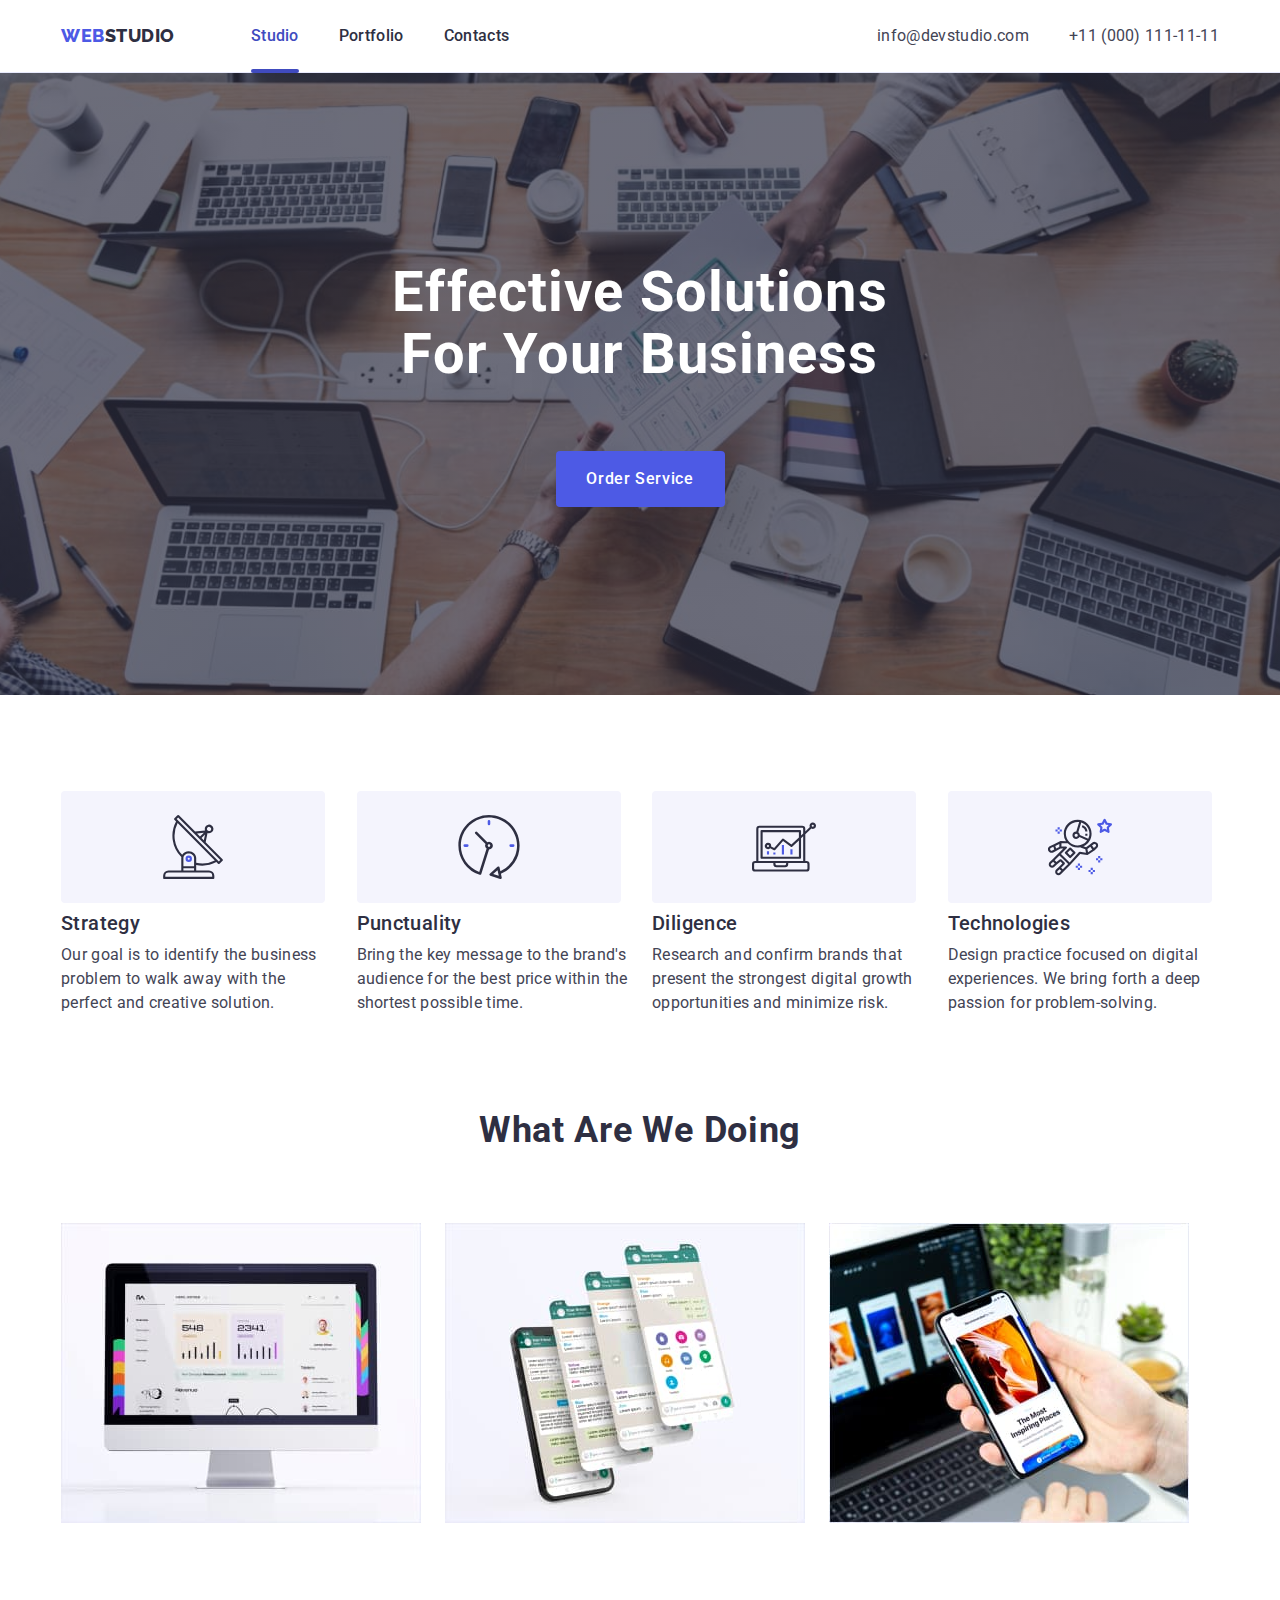
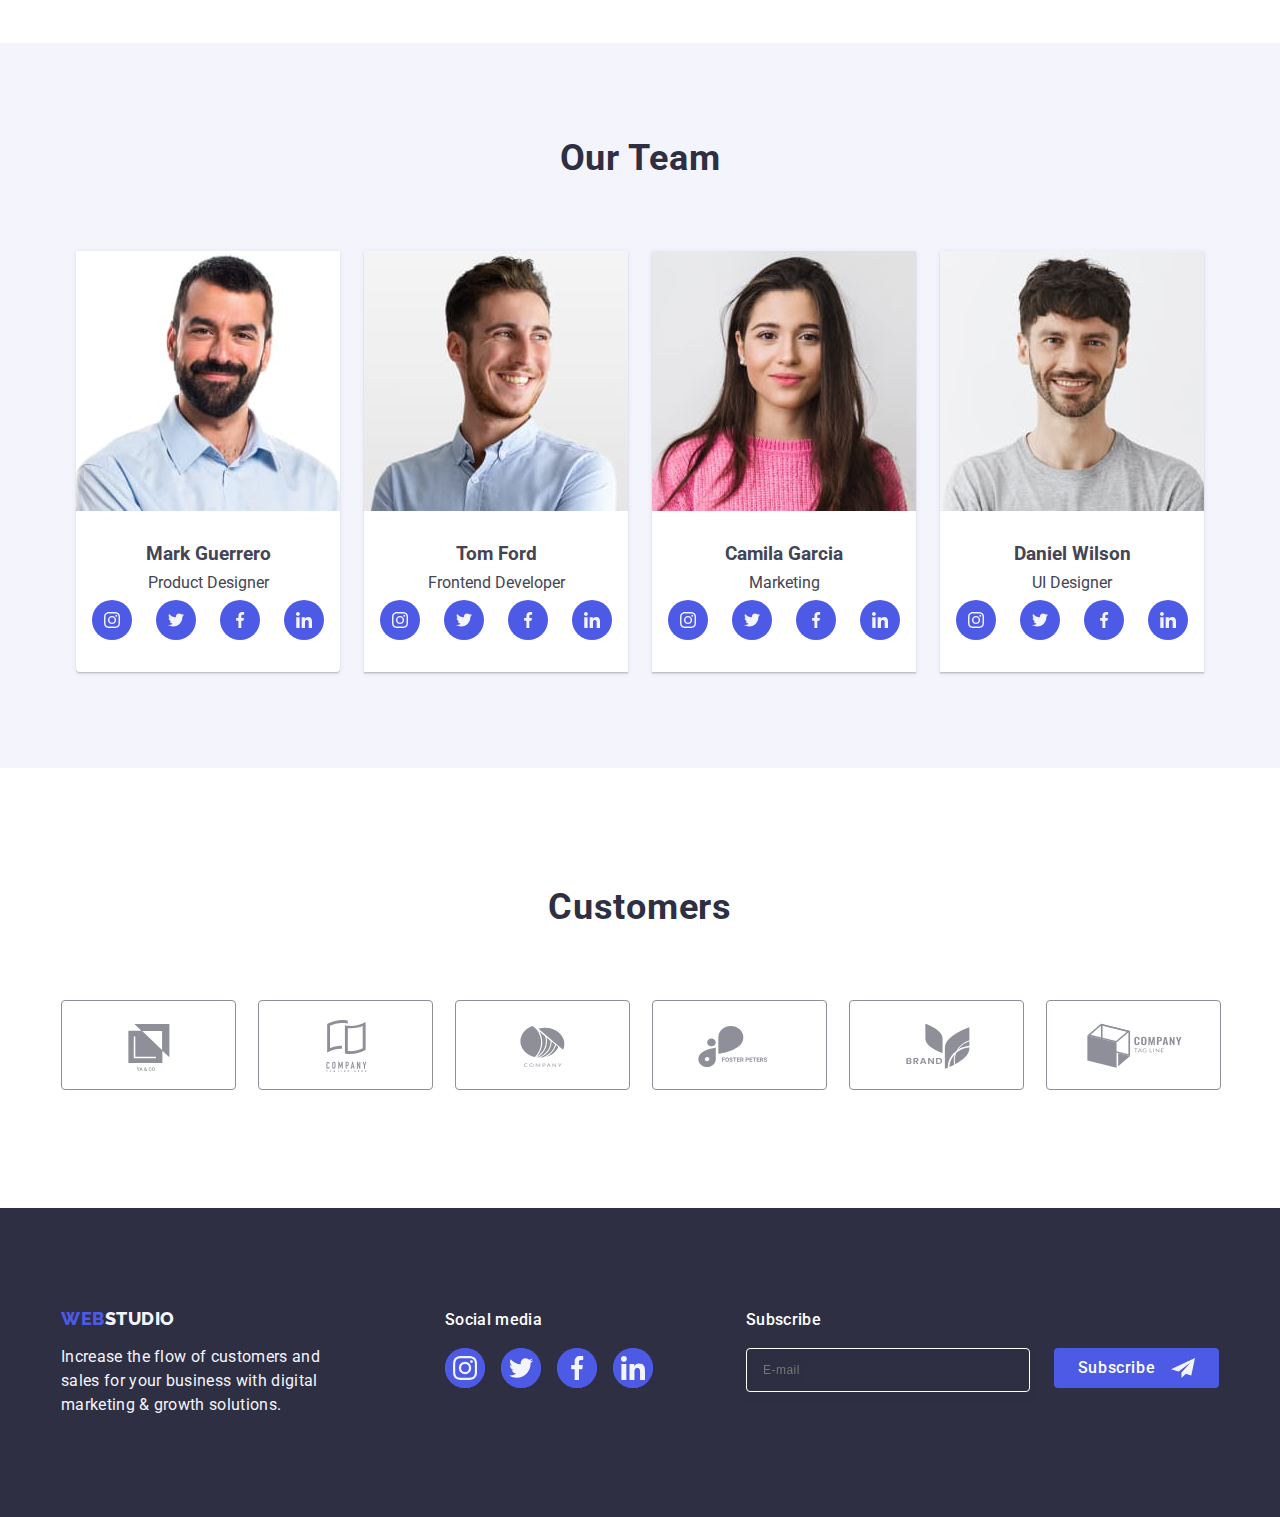
<file: index.html>
<!DOCTYPE html>

<html lang="en">
  <head>
    <title>WebStudio</title>

    <meta charset="UTF-8" />
    <meta name="viewport" content="width=device-width, initial-scale=1.0" />
    <meta
      name="description"
      content="Web studio description meta tag content"
    />

    <link rel="preconnect" href="https://fonts.googleapis.com" />
    <link rel="preconnect" href="https://fonts.gstatic.com" crossorigin />
    <link
      href="https://fonts.googleapis.com/css2?family=Raleway:wght@800&family=Roboto:wght@400;500;700;900&display=swap"
      rel="stylesheet"
    />
    <link
      rel="stylesheet"
      href="https://cdnjs.cloudflare.com/ajax/libs/modern-normalize/2.0.0/modern-normalize.min.css"
      integrity="sha512-4xo8blKMVCiXpTaLzQSLSw3KFOVPWhm/TRtuPVc4WG6kUgjH6J03IBuG7JZPkcWMxJ5huwaBpOpnwYElP/m6wg=="
      crossorigin="anonymous"
      referrerpolicy="no-referrer"
    />
    <link rel="stylesheet" href="./css/styles.css" />
    <link rel="stylesheet" href="./css/media.css" />
  </head>
  <body class="body">
    <header class="menu-list">
      <div class="container container-header">
        <nav class="menu list">
          <a href="./index.html" class="logo-link link"
            >WEB<span class="logo-change">Studio</span></a
          >
          <ul class="list menu-link">
            <li class="menu-link-list">
              <a href="./index.html" class="link-menu link-after link"
                >Studio</a
              >
            </li>
            <li class="menu-link-list">
              <a href="./portfolio.html" class="link-menu link">Portfolio</a>
            </li>
            <li class="menu-link-list">
              <a href="" class="link-menu link">Contacts</a>
            </li>
          </ul>
        </nav>

        <address class="address-list list">
          <ul class="list address-menu">
            <li>
              <a href="mailto:info@devstudio.com" class="address-link link"
                >info@devstudio.com</a
              >
            </li>
            <li>
              <a href="tel:+110001111111" class="address-link link"
                >+11 (000) 111-11-11</a
              >
            </li>
          </ul>
        </address>
        <button type="button" class="menu-open-btn" data-menu-open>
          <svg class="icons-mob" width="32" height="22">
            <use href="./images/icons.svg#icon-menu-hamburger"></use>
          </svg>
        </button>
      </div>

      <div class="mob-menu is-hidden" data-menu>
        <button type="button" class="menu-close-btn" data-menu-close>
          <svg class="icons-mob-close" width="8" height="8">
            <use href="./images/icons.svg#icon-close"></use>
          </svg>
        </button>
        <nav class="menu-mob">
          <ul class="list mob-menu-list">
            <li class="mob-menu-link">
              <a href="./index.html" class="mob-link-menu mob-link-after link"
                >Studio</a
              >
            </li>
            <li class="mob-menu-link">
              <a href="./portfolio.html" class="mob-link-menu link"
                >Portfolio</a
              >
            </li>
            <li class="mob-menu-link">
              <a href="" class="mob-link-menu link">Contacts</a>
            </li>
          </ul>
        </nav>

        <address class="mob-address-list list">
          <ul class="list mob-address-menu">
            <li>
              <a href="tel:+110001111111" class="mob-address-link link"
                >+11 (000) 111-11-11</a
              >
            </li>
            <li>
              <a href="mailto:info@devstudio.com" class="mob-mail-link link"
                >info@devstudio.com</a
              >
            </li>
          </ul>
        </address>
        <ul class="icon-container-mob list">
          <li class="icon-list-mob">
            <a href="https://www.instagram.com" class="icon-social-footer">
              <svg class="icons-people" width="24" height="24">
                <use href="./images/icons.svg#icon-instagram-2"></use>
              </svg>
            </a>
          </li>
          <li class="icon-list-mob">
            <a href="https://www.twitter.com" class="icon-social-footer">
              <svg class="icons-people" width="24" height="24">
                <use href="./images/icons.svg#icon-twitter-1"></use>
              </svg>
            </a>
          </li>
          <li class="icon-list-mob">
            <a href="https://www.facebook.com" class="icon-social-footer">
              <svg class="icons-people" width="24" height="24">
                <use href="./images/icons.svg#icon-facebook-1"></use>
              </svg>
            </a>
          </li>
          <li class="icon-list-mob">
            <a href="https://www.linkedin.com" class="icon-social-footer">
              <svg class="icons-people" width="24" height="24">
                <use href="./images/icons.svg#icon-linkedin"></use>
              </svg>
            </a>
          </li>
        </ul>
      </div>
    </header>

    <main>
      <section class="section-title">
        <div class="container container-title">
          <h1 class="title">Effective Solutions for Your Business</h1>

          <button type="button" class="button" data-modal-open>
            Order Service
          </button>
        </div>
      </section>
      <section class="section-content">
        <div class="container container-content">
          <h2 class="visually-hidden">Content</h2>

          <ul class="content list">
            <li class="text-container">
              <div class="icon-container">
                <svg class="icons-content" width="64" height="64">
                  <use href="./images/icons.svg#icon-antenna-1"></use>
                </svg>
              </div>
              <h3 class="title-link">Strategy</h3>
              <p class="text">
                Our goal is to identify the business problem to walk away with
                the perfect and creative solution.
              </p>
            </li>

            <li class="text-container">
              <div class="icon-container">
                <svg class="icons-content" width="64" height="64">
                  <use href="./images/icons.svg#icon-clock-1"></use>
                </svg>
              </div>
              <h3 class="title-link">Punctuality</h3>
              <p class="text">
                Bring the key message to the brand's audience for the best price
                within the shortest possible time.
              </p>
            </li>

            <li class="text-container">
              <div class="icon-container">
                <svg class="icons-content" width="64" height="64">
                  <use href="./images/icons.svg#icon-diagram-1"></use>
                </svg>
              </div>
              <h3 class="title-link">Diligence</h3>
              <p class="text">
                Research and confirm brands that present the strongest digital
                growth opportunities and minimize risk.
              </p>
            </li>

            <li class="text-container">
              <div class="icon-container">
                <svg class="icons-content" width="64" height="64">
                  <use href="./images/icons.svg#icon-astronaut-1"></use>
                </svg>
              </div>
              <h3 class="title-link">Technologies</h3>
              <p class="text">
                Design practice focused on digital experiences. We bring forth a
                deep passion for problem-solving.
              </p>
            </li>
          </ul>
        </div>
      </section>
      <section class="section-title-two">
        <div class="container container-doing">
          <h2 class="title-two">What are we doing</h2>
          <ul class="photo list">
            <li class="photo-item">
              <picture>
                <source
                  srcset="./images/img1.jpg 1x, ./images/img1-2x.jpg 2x"
                />
                <img src="./images/img1.jpg" alt="computer" width="360" />
              </picture>
            </li>

            <li class="photo-item">
              <picture>
                <source
                  srcset="./images/img2.jpg 1x, ./images/img2-2x.jpg 2x"
                />
                <img src="./images/img2.jpg" alt="website" width="360" />
              </picture>
            </li>
            <li class="photo-item">
              <picture>
                <source
                  srcset="./images/img3.jpg 1x, ./images/img3-2x.jpg 2x"
                />
                <img src="./images/img3.jpg" alt="telephone" width="360" />
              </picture>
            </li>
          </ul>
        </div>
      </section>
      <section class="section-four list">
        <div class="container container-team">
          <h2 class="title-two">Our Team</h2>

          <ul class="team list">
            <li class="photo-background">
              <picture>
                <source
                  srcset="./images/img4.jpg 1x, ./images/img4-2x.jpg 2x"
                />
                <img
                  src="./images/img4.jpg"
                  alt="Mark Guerrero"
                  width="264"
                  height="260"
                />
              </picture>
              <div class="container-people">
                <h3 class="title-link-people">Mark Guerrero</h3>
                <p class="text-name">Product Designer</p>
                <ul class="icon-container-people list">
                  <li class="icon-list">
                    <a
                      href="htstps://www.instagram.com"
                      class="icon-social-link"
                    >
                      <svg class="icons-people" width="16" height="16">
                        <use href="./images/icons.svg#icon-instagram-2"></use>
                      </svg>
                    </a>
                  </li>
                  <li class="icon-list">
                    <a href="https://www.twitter.com" class="icon-social-link">
                      <svg class="icons-people" width="16" height="16">
                        <use href="./images/icons.svg#icon-twitter-1"></use>
                      </svg>
                    </a>
                  </li>
                  <li class="icon-list">
                    <a href="https://www.facebook.com" class="icon-social-link">
                      <svg class="icons-people" width="16" height="16">
                        <use href="./images/icons.svg#icon-facebook-1"></use>
                      </svg>
                    </a>
                  </li>
                  <li class="icon-list">
                    <a href="https://www.linkedin.com" class="icon-social-link">
                      <svg class="icons-people" width="16" height="16">
                        <use href="./images/icons.svg#icon-linkedin"></use>
                      </svg>
                    </a>
                  </li>
                </ul>
              </div>
            </li>

            <li class="photo-background">
              <picture>
                <source srcset="./images/img5.jpg 1x, images/img5-2x.jpg 2x" />
                <img
                  src="./images/img5.jpg"
                  alt="Tom Ford"
                  width="264"
                  height="260"
                />
              </picture>
              <div class="container-people">
                <h3 class="title-link-people">Tom Ford</h3>
                <p class="text-name">Frontend Developer</p>
                <ul class="icon-container-people list">
                  <li class="icon-list">
                    <a
                      href="https://www.instagram.com"
                      class="icon-social-link"
                    >
                      <svg class="icons-people" width="16" height="16">
                        <use href="./images/icons.svg#icon-instagram-2"></use>
                      </svg>
                    </a>
                  </li>
                  <li class="icon-list">
                    <a href="https://www.twitter.com" class="icon-social-link">
                      <svg class="icons-people" width="16" height="16">
                        <use href="./images/icons.svg#icon-twitter-1"></use>
                      </svg>
                    </a>
                  </li>
                  <li class="icon-list">
                    <a href="https://www.facebook.com" class="icon-social-link">
                      <svg class="icons-people" width="16" height="16">
                        <use href="./images/icons.svg#icon-facebook-1"></use>
                      </svg>
                    </a>
                  </li>
                  <li class="icon-list">
                    <a href="https://www.linkedin.com" class="icon-social-link">
                      <svg class="icons-people" width="16" height="16">
                        <use href="./images/icons.svg#icon-linkedin"></use>
                      </svg>
                    </a>
                  </li>
                </ul>
              </div>
            </li>

            <li class="photo-background">
              <picture>
                <source
                  srcset="./images/img6.jpg 1x, ./images/img6-2x.jpg 2x"
                />
                <img
                  src="./images/img6.jpg"
                  alt="Camila Garcia"
                  width="264"
                  height="260"
                />
              </picture>
              <div class="container-people">
                <h3 class="title-link-people">Camila Garcia</h3>
                <p class="text-name">Marketing</p>
                <ul class="icon-container-people list">
                  <li class="icon-list">
                    <a
                      href="https://www.instagram.com"
                      class="icon-social-link"
                    >
                      <svg class="icons-people" width="16" height="16">
                        <use href="./images/icons.svg#icon-instagram-2"></use>
                      </svg>
                    </a>
                  </li>
                  <li class="icon-list">
                    <a href="https://www.twitter.com" class="icon-social-link">
                      <svg class="icons-people" width="16" height="16">
                        <use href="./images/icons.svg#icon-twitter-1"></use>
                      </svg>
                    </a>
                  </li>
                  <li class="icon-list">
                    <a href="https://www.facebook.com" class="icon-social-link">
                      <svg class="icons-people" width="16" height="16">
                        <use href="./images/icons.svg#icon-facebook-1"></use>
                      </svg>
                    </a>
                  </li>
                  <li class="icon-list">
                    <a href="https://www.linkedin.com" class="icon-social-link">
                      <svg class="icons-people" width="16" height="16">
                        <use href="./images/icons.svg#icon-linkedin"></use>
                      </svg>
                    </a>
                  </li>
                </ul>
              </div>
            </li>

            <li class="photo-background">
              <picture>
                <source
                  srcset="./images/img7.jpg 1x, ./images/img7-2x.jpg 2x"
                />
                <img
                  src="./images/img7.jpg"
                  alt="Daniel Wilson"
                  width="264"
                  height="260"
                />
              </picture>
              <div class="container-people">
                <h3 class="title-link-people">Daniel Wilson</h3>
                <p class="text-name">UI Designer</p>
                <ul class="icon-container-people list">
                  <li class="icon-list">
                    <a
                      href="https://www.instagram.com"
                      class="icon-social-link"
                    >
                      <svg class="icons-people" width="16" height="16">
                        <use href="./images/icons.svg#icon-instagram-2"></use>
                      </svg>
                    </a>
                  </li>
                  <li class="icon-list">
                    <a href="https://www.twitter.com" class="icon-social-link">
                      <svg class="icons-people" width="16" height="16">
                        <use href="./images/icons.svg#icon-twitter-1"></use>
                      </svg>
                    </a>
                  </li>
                  <li class="icon-list">
                    <a href="https://www.facebook.com" class="icon-social-link">
                      <svg class="icons-people" width="16" height="16">
                        <use href="./images/icons.svg#icon-facebook-1"></use>
                      </svg>
                    </a>
                  </li>
                  <li class="icon-list">
                    <a href="https://www.linkedin.com" class="icon-social-link">
                      <svg class="icons-people" width="16" height="16">
                        <use href="./images/icons.svg#icon-linkedin"></use>
                      </svg>
                    </a>
                  </li>
                </ul>
              </div>
            </li>
          </ul>
        </div>
      </section>
      <section class="section-five">
        <div class="container container-customers">
          <h2 class="title-five">Customers</h2>
          <ul class="icon-container-customers list">
            <li class="icn-container">
              <a href="" class="icn-customers">
                <svg class="icons-customers" width="104" height="56">
                  <use href="./images/icons.svg#icon-logo"></use>
                </svg>
              </a>
            </li>
            <li class="icn-container">
              <a href="" class="icn-customers">
                <svg class="icons-customers" width="104" height="56">
                  <use href="./images/icons.svg#icon-logo-1"></use>
                </svg>
              </a>
            </li>
            <li class="icn-container">
              <a href="" class="icn-customers">
                <svg class="icons-customers" width="104" height="56">
                  <use href="./images/icons.svg#icon-logo-2"></use>
                </svg>
              </a>
            </li>
            <li class="icn-container">
              <a href="" class="icn-customers">
                <svg class="icons-customers" width="104" height="56">
                  <use href="./images/icons.svg#icon-logo-3"></use>
                </svg>
              </a>
            </li>
            <li class="icn-container">
              <a href="" class="icn-customers">
                <svg class="icons-customers" width="104" height="56">
                  <use href="./images/icons.svg#icon-logo-4"></use>
                </svg>
              </a>
            </li>
            <li class="icn-container">
              <a href="" class="icn-customers">
                <svg class="icons-customers" width="104" height="56">
                  <use href="./images/icons.svg#icon-logo-5"></use>
                </svg>
              </a>
            </li>
          </ul>
        </div>
      </section>
    </main>

    <footer class="footer">
      <div class="container footer-container">
        <div class="logo-ftr-container">
          <a href="./index.html" class="logo-footer link"
            >WEB<span class="studio-footer">Studio</span></a
          >
          <p class="paragraph-white">
            Increase the flow of customers and sales for your business with
            digital marketing & growth solutions.
          </p>
        </div>
        <div class="ftr-container">
          <p class="media-ftr">Social media</p>
          <ul class="icon-container-footer list">
            <li class="icon-list-footer">
              <a href="https://www.instagram.com" class="icon-social-footer">
                <svg class="icons-people" width="24" height="24">
                  <use href="./images/icons.svg#icon-instagram-2"></use>
                </svg>
              </a>
            </li>
            <li class="icon-list-footer">
              <a href="https://www.twitter.com" class="icon-social-footer">
                <svg class="icons-people" width="24" height="24">
                  <use href="./images/icons.svg#icon-twitter-1"></use>
                </svg>
              </a>
            </li>
            <li class="icon-list-footer">
              <a href="https://www.facebook.com" class="icon-social-footer">
                <svg class="icons-people" width="24" height="24">
                  <use href="./images/icons.svg#icon-facebook-1"></use>
                </svg>
              </a>
            </li>
            <li class="icon-list-footer">
              <a href="https://www.linkedin.com" class="icon-social-footer">
                <svg class="icons-people" width="24" height="24">
                  <use href="./images/icons.svg#icon-linkedin"></use>
                </svg>
              </a>
            </li>
          </ul>
        </div>
        <div class="container-form">
          <p class="navigator-subscribe">Subscribe</p>
          <form class="form" autocomplete="off">
            <label class="form-label">
              <input
                type="email"
                name="email"
                class="input-sctn"
                placeholder="E-mail"
              />
            </label>

            <button type="submit" class="form-button">
              Subscribe
              <svg class="icon-footer" width="24" height="24">
                <use href="./images/icons.svg#icon-frame"></use>
              </svg>
            </button>
          </form>
        </div>
      </div>
    </footer>
    <div data-modal class="container-modal is-hidden">
      <div class="modal">
        <button type="button" data-modal-close class="btn-modal">
          <svg class="modal-icon" width="8" height="8">
            <use href="./images/icons.svg#icon-vector"></use>
          </svg>
        </button>
        <p class="modal-title">Leave your contacts and we will call you back</p>
        <form class="form-container">
          <div class="cntr-form">
            <label for="user-name" class="section-form">Name </label>
            <div class="container-mdl">
              <input
                type="text"
                id="user-name"
                name="user-name"
                class="form-sctn"
              />
              <svg class="icon-modal" width="18" height="24">
                <use href="./images/icons.svg#icon-person"></use>
              </svg>
            </div>
          </div>
          <div class="cntr-form">
            <label for="user-tel" class="section-form">Phone</label>
            <div class="container-mdl">
              <input
                type="tel"
                id="user-tel"
                name="user-tel"
                class="form-sctn"
              />
              <svg class="icon-modal" width="18" height="24">
                <use href="./images/icons.svg#icon-phone"></use>
              </svg>
            </div>
          </div>
          <div class="cntr-form">
            <label for="user-email" class="section-form">Email</label>
            <div class="container-mdl">
              <input
                type="email"
                id="user-email"
                name="user-email"
                class="form-sctn"
              />
              <svg class="icon-modal" width="18" height="24">
                <use href="./images/icons.svg#icon-email"></use>
              </svg>
            </div>
          </div>
          <div class="modal-field">
            <label for="user-comment" class="section-form">Comment</label>
            <textarea
              name="user-comment"
              id="user-comment"
              cols="30"
              rows="10"
              placeholder="Text input"
              class="text-comment"
            ></textarea>
          </div>
          <div class="checkbox">
            <input
              id="user-privacy"
              type="checkbox"
              value="true"
              name="user-privacy"
              class="input-checkbox visually-hidden"
            />
            <label for="user-privacy" class="text-modal">
              <span class="text-mdl checked">
                <svg class="mdl-icon" width="10" height="8">
                  <use href="./images/icons.svg#icon-check"></use>
                </svg>
              </span>
              I accept the terms and conditions of the
              <a href="" class="link-modal">Privacy Policy</a>
            </label>
          </div>
          <button class="button-modal">Send</button>
        </form>
      </div>
    </div>
    <script src="./js/modal.js"></script>
    <script src="./js/menu.js"></script>
  </body>
</html>
</file>
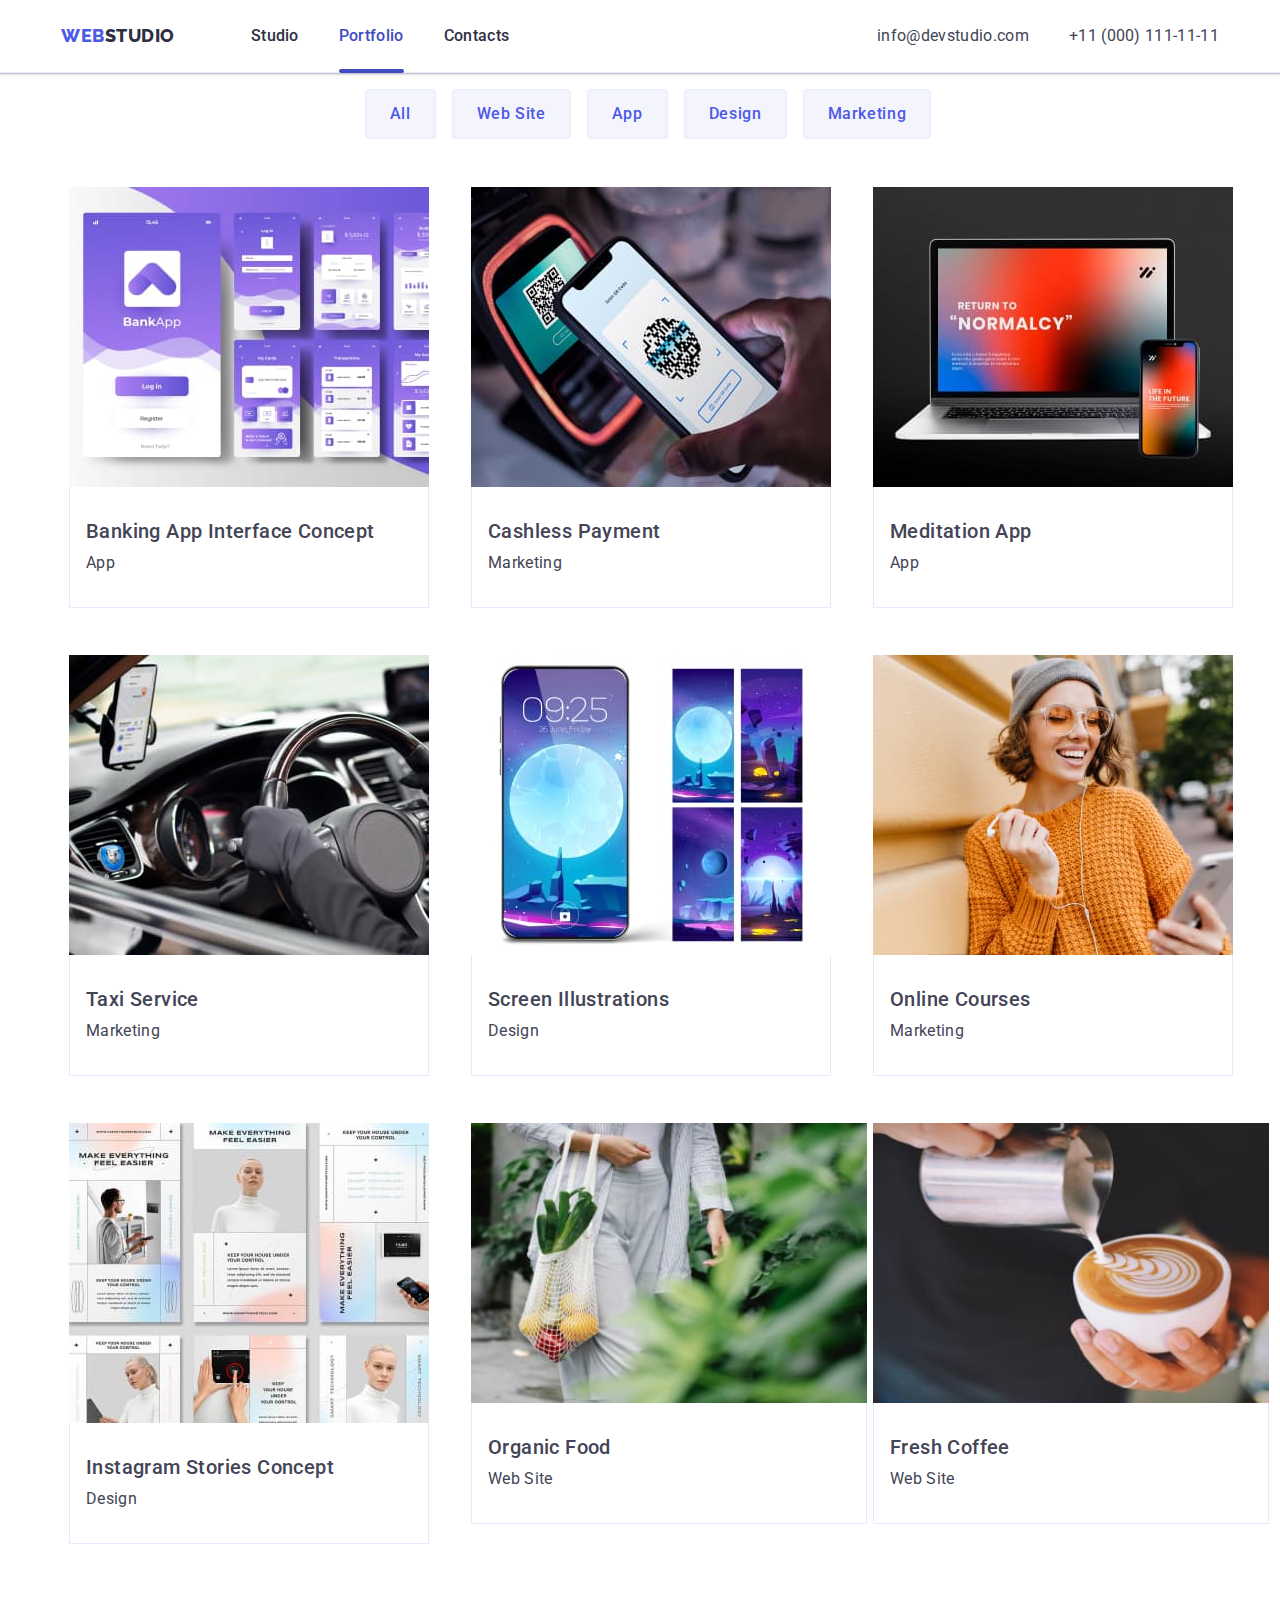
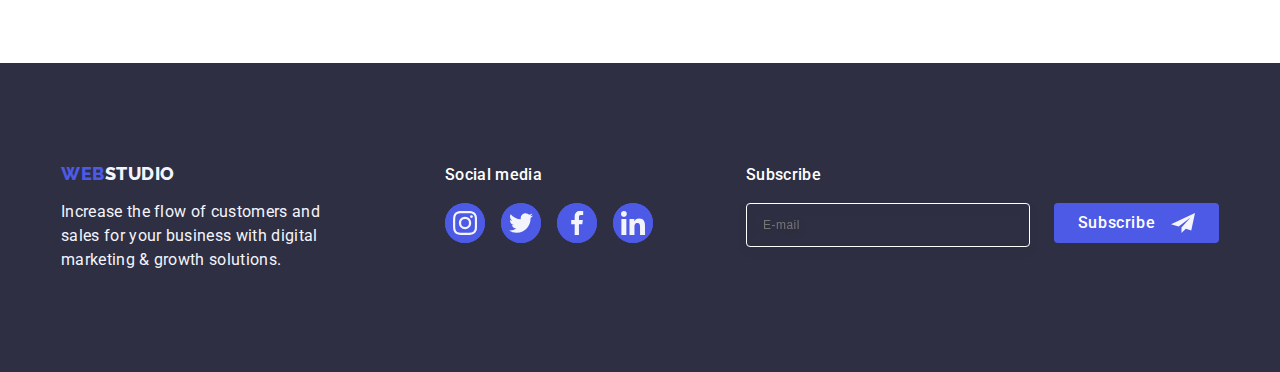
<file: portfolio.html>
<!DOCTYPE html>
<html lang="en">
  <head>
    <title>WebStudio</title>

    <meta charset="UTF-8" />
    <meta name="viewport" content="width=device-width, initial-scale=1.0" />
    <meta
      name="description"
      content="Web studio description meta tag content"
    />

    <link rel="preconnect" href="https://fonts.googleapis.com" />
    <link rel="preconnect" href="https://fonts.gstatic.com" crossorigin />
    <link
      href="https://fonts.googleapis.com/css2?family=Raleway:wght@800&family=Roboto:wght@400;500;700;900&display=swap"
      rel="stylesheet"
    />
    <link
      rel="stylesheet"
      href="https://cdnjs.cloudflare.com/ajax/libs/modern-normalize/2.0.0/modern-normalize.min.css"
      integrity="sha512-4xo8blKMVCiXpTaLzQSLSw3KFOVPWhm/TRtuPVc4WG6kUgjH6J03IBuG7JZPkcWMxJ5huwaBpOpnwYElP/m6wg=="
      crossorigin="anonymous"
      referrerpolicy="no-referrer"
    />
    <link rel="stylesheet" href="./css/styles.css" />
    <link rel="stylesheet" href="./css/media.css" />
  </head>
  <body class="body">
    <div class="page-container">
      <header class="menu-list">
        <div class="container container-header">
          <nav class="menu list">
            <a href="./index.html" class="logo-link link"
              >WEB<span class="logo-change">Studio</span></a
            >
            <ul class="list menu-link">
              <li class="menu-link-list">
                <a href="./index.html" class="link-menu link">Studio</a>
              </li>
              <li class="menu-link-list">
                <a href="./portfolio.html" class="link-menu link-after link"
                  >Portfolio</a
                >
              </li>
              <li class="menu-link-list">
                <a href="" class="link-menu link">Contacts</a>
              </li>
            </ul>
          </nav>

          <address class="address-list list">
            <ul class="list address-menu">
              <li>
                <a href="mailto:info@devstudio.com" class="address-link link"
                  >info@devstudio.com</a
                >
              </li>
              <li>
                <a href="tel:+110001111111" class="address-link link"
                  >+11 (000) 111-11-11</a
                >
              </li>
            </ul>
          </address>
          <button type="button" class="menu-open-btn" data-menu-open>
            <svg class="icons-mob" width="32" height="22">
              <use href="./images/icons.svg#icon-menu-hamburger"></use>
            </svg>
          </button>
        </div>

        <div class="mob-menu is-hidden" data-menu>
          <button type="button" class="menu-close-btn" data-menu-close>
            <svg class="icons-mob-close" width="8" height="8">
              <use href="./images/icons.svg#icon-close"></use>
            </svg>
          </button>
          <ul class="list mob-menu-list">
            <li class="mob-menu-link">
              <a href="./index.html" class="mob-link-menu mob-link-after link"
                >Studio</a
              >
            </li>
            <li class="mob-menu-link">
              <a href="./portfolio.html" class="mob-link-menu link"
                >Portfolio</a
              >
            </li>
            <li class="mob-menu-link">
              <a href="" class="mob-link-menu link">Contacts</a>
            </li>
          </ul>

          <address class="mob-address-list list">
            <ul class="list mob-address-menu">
              <li>
                <a href="tel:+110001111111" class="mob-address-link link"
                  >+11 (000) 111-11-11</a
                >
              </li>
              <li>
                <a href="mailto:info@devstudio.com" class="mob-mail-link link"
                  >info@devstudio.com</a
                >
              </li>
            </ul>
          </address>
        </div>
      </header>
      <main>
        <section class="navigator">
          <div class="container container-navigator">
            <h1 class="visually-hidden">Navigator</h1>

            <ul class="menu-list-portfolio list">
              <li class="button-navigator">
                <button type="button" class="portfolio-button">All</button>
              </li>
              <li class="button-navigator">
                <button type="button" class="portfolio-button">Web Site</button>
              </li>
              <li class="button-navigator">
                <button type="button" class="portfolio-button">App</button>
              </li>
              <li class="button-navigator">
                <button type="button" class="portfolio-button">Design</button>
              </li>
              <li class="button-navigator">
                <button type="button" class="portfolio-button">
                  Marketing
                </button>
              </li>
            </ul>

            <ul class="list photo-list">
              <li class="portfolio-main-container link">
                <a href="" class="portfolio-main link">
                  <div class="cntr-text">
                    <img
                      class="img-portfolio"
                      src="./images/portfolio.jpg"
                      alt="Interface "
                      width="396"
                      height="280"
                    />
                    <p class="text-cntr">
                      14 Stylish and User-Friendly App Design Concepts · Task
                      Manager App · Calorie Tracker App · Exotic Fruit Ecommerce
                      App · Cloud Storage App
                    </p>
                  </div>
                  <div class="name-container">
                    <h2 class="title-link-portfolio">
                      Banking App Interface Concept
                    </h2>
                    <p class="text-portfolio">App</p>
                  </div>
                </a>
              </li>

              <li class="portfolio-main-container link">
                <a href="" class="portfolio-main link">
                  <div class="cntr-text">
                    <img
                      class="img-portfolio"
                      src="./images/portfolio2.jpg"
                      alt="Phone with QR kode"
                      width="396"
                      height="280"
                    />
                    <p class="text-cntr">
                      14 Stylish and User-Friendly App Design Concepts · Task
                      Manager App · Calorie Tracker App · Exotic Fruit Ecommerce
                      App · Cloud Storage App
                    </p>
                  </div>
                  <div class="name-container">
                    <h2 class="title-link-portfolio">Cashless Payment</h2>
                    <p class="text-portfolio">Marketing</p>
                  </div>
                </a>
              </li>

              <li class="portfolio-main-container link">
                <a href="" class="portfolio-main link">
                  <div class="cntr-text">
                    <img
                      class="img-portfolio"
                      src="./images/portfolio3.jpg"
                      alt="Laptop with phone"
                      width="396"
                      height="280"
                    />
                    <p class="text-cntr">
                      14 Stylish and User-Friendly App Design Concepts · Task
                      Manager App · Calorie Tracker App · Exotic Fruit Ecommerce
                      App · Cloud Storage App
                    </p>
                  </div>
                  <div class="name-container">
                    <h2 class="title-link-portfolio">Meditation App</h2>
                    <p class="text-portfolio">App</p>
                  </div>
                </a>
              </li>

              <li class="portfolio-main-container link">
                <a href="" class="portfolio-main link">
                  <div class="cntr-text">
                    <img
                      class="img-portfolio"
                      src="./images/portfolio4.jpg"
                      alt="Interior of the car"
                      width="396"
                      height="280"
                    />
                    <p class="text-cntr">
                      14 Stylish and User-Friendly App Design Concepts · Task
                      Manager App · Calorie Tracker App · Exotic Fruit Ecommerce
                      App · Cloud Storage App
                    </p>
                  </div>
                  <div class="name-container">
                    <h2 class="title-link-portfolio">Taxi Service</h2>
                    <p class="text-portfolio">Marketing</p>
                  </div>
                </a>
              </li>

              <li class="portfolio-main-container link">
                <a href="" class="portfolio-main link">
                  <div class="cntr-text">
                    <img
                      class="img-portfolio"
                      src="./images/portfolio5.jpg"
                      alt="Phone with screen illustration"
                      width="396"
                      height="280"
                    />
                    <p class="text-cntr">
                      14 Stylish and User-Friendly App Design Concepts · Task
                      Manager App · Calorie Tracker App · Exotic Fruit Ecommerce
                      App · Cloud Storage App
                    </p>
                  </div>
                  <div class="name-container">
                    <h2 class="title-link-portfolio">Screen Illustrations</h2>
                    <p class="text-portfolio">Design</p>
                  </div>
                </a>
              </li>

              <li class="portfolio-main-container link">
                <a href="" class="portfolio-main link">
                  <div class="cntr-text">
                    <img
                      class="img-portfolio"
                      src="./images/portfolio6.jpg"
                      alt="Girl with phone"
                      width="396"
                      height="280"
                    />
                    <p class="text-cntr">
                      14 Stylish and User-Friendly App Design Concepts · Task
                      Manager App · Calorie Tracker App · Exotic Fruit Ecommerce
                      App · Cloud Storage App
                    </p>
                  </div>
                  <div class="name-container">
                    <h2 class="title-link-portfolio">Online Courses</h2>
                    <p class="text-portfolio">Marketing</p>
                  </div>
                </a>
              </li>

              <li class="portfolio-main-container link">
                <a href="" class="portfolio-main link">
                  <div class="cntr-text">
                    <img
                      class="img-portfolio"
                      src="./images/portfolio7.jpg"
                      alt="Stories Concept"
                      width="396"
                      height="280"
                    />
                    <p class="text-cntr">
                      14 Stylish and User-Friendly App Design Concepts · Task
                      Manager App · Calorie Tracker App · Exotic Fruit Ecommerce
                      App · Cloud Storage App
                    </p>
                  </div>
                  <div class="name-container">
                    <h2 class="title-link-portfolio">
                      Instagram Stories Concept
                    </h2>
                    <p class="text-portfolio">Design</p>
                  </div>
                </a>
              </li>

              <li class="portfolio-main-container link">
                <a href="" class="portfolio-main link">
                  <div class="cntr-text">
                    <img
                      src="./images/portfolio8.jpg"
                      alt="Girl with a bag of food"
                      width="396"
                      height="280"
                    />
                    <p class="text-cntr">
                      14 Stylish and User-Friendly App Design Concepts · Task
                      Manager App · Calorie Tracker App · Exotic Fruit Ecommerce
                      App · Cloud Storage App
                    </p>
                  </div>
                  <div class="name-container">
                    <h2 class="title-link-portfolio">Organic Food</h2>
                    <p class="text-portfolio">Web Site</p>
                  </div>
                </a>
              </li>

              <li class="portfolio-main-container link">
                <a href="" class="portfolio-main link">
                  <div class="cntr-text">
                    <img
                      src="./images/portfolio9.jpg"
                      alt="Cup of cofee"
                      width="396"
                      height="280"
                    />
                    <p class="text-cntr">
                      14 Stylish and User-Friendly App Design Concepts · Task
                      Manager App · Calorie Tracker App · Exotic Fruit Ecommerce
                      App · Cloud Storage App
                    </p>
                  </div>
                  <div class="name-container">
                    <h2 class="title-link-portfolio">Fresh Coffee</h2>
                    <p class="text-portfolio">Web Site</p>
                  </div>
                </a>
              </li>
            </ul>
          </div>
        </section>
      </main>
    </div>
    <footer class="footer">
      <div class="container footer-container">
        <div class="logo-ftr-container">
          <a href="./index.html" class="logo-footer link"
            >WEB<span class="studio-footer">Studio</span></a
          >
          <p class="paragraph-white">
            Increase the flow of customers and sales for your business with
            digital marketing & growth solutions.
          </p>
        </div>
        <div class="ftr-container">
          <p class="media-ftr">Social media</p>
          <ul class="icon-container-footer list">
            <li class="icon-list-footer">
              <a href="https://www.instagram.com" class="icon-social-footer">
                <svg class="icons-people" width="24" height="24">
                  <use href="./images/icons.svg#icon-instagram-2"></use>
                </svg>
              </a>
            </li>
            <li class="icon-list-footer">
              <a href="https://www.twitter.com" class="icon-social-footer">
                <svg class="icons-people" width="24" height="24">
                  <use href="./images/icons.svg#icon-twitter-1"></use>
                </svg>
              </a>
            </li>
            <li class="icon-list-footer">
              <a href="https://www.facebook.com" class="icon-social-footer">
                <svg class="icons-people" width="24" height="24">
                  <use href="./images/icons.svg#icon-facebook-1"></use>
                </svg>
              </a>
            </li>
            <li class="icon-list-footer">
              <a href="https://www.linkedin.com" class="icon-social-footer">
                <svg class="icons-people" width="24" height="24">
                  <use href="./images/icons.svg#icon-linkedin"></use>
                </svg>
              </a>
            </li>
          </ul>
        </div>
        <div class="container-form">
          <p class="navigator-subscribe">Subscribe</p>
          <form class="form" autocomplete="off">
            <label class="form-label">
              <input
                type="email"
                name="email"
                class="input-sctn"
                placeholder="E-mail"
              />
            </label>

            <button type="submit" class="form-button">
              Subscribe
              <svg class="icon-footer" width="24" height="24">
                <use href="./images/icons.svg#icon-frame"></use>
              </svg>
            </button>
          </form>
        </div>
      </div>
    </footer>
    <script src="./js/menu.js"></script>
  </body>
</html>
</file>
<file: css/styles.css>
*::before,
*::after {
  box-sizing: border-box;
}
:root {
  --primary-brand: #4d5ae5;
  --pressed-state: #404bbf;
  --dark: #2e2f42;
  --success: #31d0aa;
  --text: #434455;
  --subtle-text: #8e8f99;
  --accent: #e7e9fc;
  --light: #f4f4fd;
  --white-background: #ffffff;
  --modal-background: #fcfcfc;
}

.body {
  font-family: "Roboto", sans-serif;
  color: #434455;
  font-size: 16px;
  background-color: #ffffff;
  margin: 0;
}
h1,
h2,
h3,
h4,
h5,
h6,
p {
  margin: 0;
  padding: 0;
}
.link {
  text-decoration: none;
}

.list {
  list-style: none;
  padding: 0;
  margin: 0;
}
img {
  display: block;
}
.container {
  width: 100%;
  max-width: 1158px;
  padding-left: 16px;
  padding-right: 16px;
  margin-left: auto;
  margin-right: auto;
}

/* HEADER */

.menu-list {
  flex-wrap: nowrap;
  justify-content: center;
  align-items: center;
  border-bottom: 1px solid var(--accent);
  box-shadow: 0px 2px 1px rgba(46, 47, 66, 0.08),
    0px 1px 1px rgba(46, 47, 66, 0.16), 0px 1px 6px rgba(46, 47, 66, 0.08);
}
.menu-open-btn {
  background-color: #ffffff;
  border: none;
}
.container-header {
  display: flex;
  align-items: center;
  justify-content: space-between;
}

.menu {
  display: flex;
  align-items: center;
}

.logo-link {
  font-family: "Raleway", sans-serif;
  font-weight: 800;
  font-size: 18px;
  line-height: 1.17;
  letter-spacing: 0.03em;
  text-transform: uppercase;
  color: var(--primary-brand);
  align-self: center;
  margin-right: 76px;
}

.logo-change {
  color: var(--dark);
}
.menu-link {
  display: none;
}
.address-menu {
  display: none;
}
.mob-menu {
  background-color: var(--white-background);
  position: fixed;
  top: 0;
  left: 0;
  width: 100%;
  height: 100%;
  z-index: 2;
  padding: 24px 24px 40px 40px;
  display: flex;
  flex-direction: column;
  padding-top: 80px;
}
.menu-close-btn {
  position: absolute;
  top: 24px;
  right: 24px;
  display: flex;
  justify-content: center;
  align-items: center;
  width: 24px;
  height: 24px;
  padding: 0;
  border-radius: 50%;
  background-color: transparent;
  color: var(--dark-brand-color);
  border: 1px solid var(--accent);
  cursor: pointer;
  transition: color 250ms cubic-bezier(0.4, 0, 0.2, 1);
}
.menu-mob {
  margin-bottom: auto;
}

.mob-link-menu {
  color: var(--dark);
  font-size: 36px;
  font-weight: 700;
  line-height: 1.11;
  letter-spacing: 0.02em;
}
.mob-link-menu:hover,
:focus {
  color: var(--primary-brand);
}
.mob-link-after {
  transition: color 250ms cubic-bezier(0.4, 0, 0.2, 1);
  position: relative;
  color: var(--pressed-state);
}

.mob-menu-link:not(:last-child) {
  margin-bottom: 40px;
}
.mob-address-menu {
  font-style: normal;
  display: flex;
  flex-direction: column;
  gap: 40px;
  width: 100%;
  margin-bottom: 48px;
}

.mob-address-link {
  list-style: none;
  font-size: 36px;
  letter-spacing: 0.02em;
  color: var(--primary-brand);
  position: relative;
  transition: color 250ms cubic-bezier(0.4, 0, 0.2, 1);
  font-weight: 700;
  line-height: 1.11;
}
@media screen and (max-width: 417px) {
  .mob-address-link {
    font-size: 26px;
  }
}
.mob-mail-link:hover,
:focus {
  color: var(--primary-brand);
}
.mob-mail-link {
  color: var(--text);
  font-size: 20px;
  font-style: normal;
  font-weight: 500;
  line-height: 1.2;
  letter-spacing: 0.02em;
}
/* MAIN */

.section-title {
  background-image: linear-gradient(
      rgba(46, 47, 66, 0.7),
      rgba(46, 47, 66, 0.7)
    ),
    url(../images/bg-mb-1x.jpg);
  padding-top: 112px;
  padding-bottom: 112px;
  margin: 0 auto;
  background-repeat: no-repeat;
  background-position: center;
  background-size: cover;
}
@media (min-device-pixel-ratio: 2),
  (min-resolution: 192dpi),
  (min-resolution: 2dppx) {
  .section-title {
    background-image: linear-gradient(
        rgba(46, 47, 66, 0.7),
        rgba(46, 47, 66, 0.7)
      ),
      url(../images/bg-mb-2x.jpg);
  }
}
.container-title {
  display: flex;
  flex-wrap: wrap;
  justify-content: center;
  align-items: center;
  gap: 72px;
}
.title {
  text-align: center;
  letter-spacing: 0.02em;
  color: var(--white-background);
  display: flex;
  flex-wrap: wrap;
  align-items: center;
  max-width: 320px;
  font-size: 36px;
  font-weight: 700;
  line-height: 1.11;
  text-transform: capitalize;
}

.button {
  background-color: var(--primary-brand);
  font-family: "Roboto", sans-serif;
  font-weight: 500;
  font-size: 16px;
  line-height: 1.5;
  letter-spacing: 0.04em;
  color: var(--white-background);
  cursor: pointer;
  height: 56px;
  align-items: center;
  margin-top: 18px;
  justify-content: center;
  display: block;
  min-width: 169px;
  border: none;
  border-radius: 4px;
  margin-left: auto;
  margin-right: auto;
  margin-top: 18px;
  transition: background-color 250ms cubic-bezier(0.4, 0, 0.2, 1);
}
.button:hover {
  background-color: var(--pressed-state);
}
.button:focus {
  background-color: var(--pressed-state);
}

/* main-two */

.section-content {
  padding-top: 96px;
  padding-bottom: 96px;
}

.visually-hidden {
  position: absolute;
  width: 1px;
  height: 1px;
  margin: -1px;
  border: 0;
  padding: 0;
  white-space: nowrap;
  clip-path: inset(100%);
  clip: rect(0 0 0 0);
  overflow: hidden;
}

.container-content {
  display: flex;
  justify-content: center;
  align-items: center;
}

.content {
  display: flex;
  flex-wrap: wrap;
  gap: 72px;
  justify-content: center;
}

.text-container {
  position: relative;
}

.icon-container {
  display: flex;
  justify-content: center;
  align-items: center;
  background-color: var(--light);
  width: 264px;
  height: 112px;
  margin-bottom: 8px;
  border-radius: 4px;
  display: none;
}

.title-link {
  letter-spacing: 0.02em;
  color: var(--dark);
  margin-bottom: 8px;
  text-align: center;
  font-size: 36px;
  font-weight: 700;
  line-height: 1.11;
}

.text {
  font-size: 16px;
  line-height: 1.5;
  letter-spacing: 0.02em;
  color: var(--text);
  font-weight: 500;
}

/* main-three */

.section-title-two {
  padding-bottom: 120px;
}
.container-doing {
  flex-direction: column;
  align-items: center;
}

.title-two {
  font-size: 36px;
  line-height: 1.11;
  text-align: center;
  letter-spacing: 0.02em;
  text-transform: capitalize;
  color: var(--dark);
  margin-bottom: 72px;
}
.photo {
  display: flex;
  gap: 24px;
  padding: 0;
  margin: 0;
}

.photo-item {
  width: 360px;
  height: 300px;
  display: block;
}

/* main four */

.section-four {
  background-color: var(--light);
  padding: 96px 0;
}

.container-people {
  align-items: center;
  gap: 8px;
  padding: 32px 0;
}

.icon-list {
  width: 40px;
  height: 40px;
}
.icons-people {
  fill: var(--light);
}

.icon-social-link {
  width: 100%;
  height: 100%;
  background-color: var(--primary-brand);
  border-radius: 50%;
  display: flex;
  align-items: center;
  justify-content: center;
  transition: background-color 250ms cubic-bezier(0.4, 0, 0.2, 1);
}

.container-team {
  display: flex;
  flex-wrap: wrap;
  align-items: center;
  justify-content: center;
}
.team {
  display: flex;
  flex-wrap: wrap;
  align-items: center;
  justify-content: center;
  gap: 72px;
  margin: auto;
}

.icon-social-link:hover,
.icon-social-link:focus {
  background-color: var(--pressed-state);
}
.photo-background:first-child {
  border-radius: 0px 0px 4px 4px;
}
.photo-background {
  box-shadow: 0px 1px 6px rgba(46, 47, 66, 0.08),
    0px 1px 1px rgba(46, 47, 66, 0.16), 0px 2px 1px rgba(46, 47, 66, 0.08);
}
.title-link-people {
  text-align: center;
  margin-bottom: 8px;
}
.text-name {
  text-align: center;
}
.icon-container-people {
  display: flex;
  justify-content: center;
  flex-wrap: wrap;
  gap: 24px;
  margin-top: 8px;
}

/* main five  */

.section-five {
  padding: 96px 0;
}
.title-five {
  font-size: 36px;
  line-height: 1.11;
  text-align: center;
  letter-spacing: 0.02em;
  text-transform: capitalize;
  color: var(--dark);
  margin-bottom: 72px;
}
.icon-container-customers {
  display: flex;
  flex-wrap: wrap;
  gap: 72px 16px;
}
.icons-customers {
  fill: currentColor;
}
.icons-customers:hover {
  fill: #404bbf;
}
.icn-container {
  width: calc((100% - 16px) / 2);
  height: 88px;
}
.icn-customers {
  justify-content: center;
  align-items: center;
  display: flex;
  width: 100%;
  height: 100%;
  border: 1px solid var(--subtle-text);
  border-radius: 4px;
  color: var(--subtle-text);
  transition: border-color 250ms cubic-bezier(0.4, 0, 0.2, 1),
    color 250ms cubic-bezier(0.4, 0, 0.2, 1);
}
.icn-customers:hover,
.icn-customers:focus {
  border-color: var(--pressed-state);
  color: var(--pressed-state);
}
/* footer */

.footer {
  background-color: var(--dark);
  padding-top: 100px;
  padding-bottom: 100px;
}

.studio-footer {
  color: var(--light);
  display: inline-block;
}
.paragraph-white {
  line-height: 1.5;
  color: var(--light);
  letter-spacing: 0.02em;
  font-size: 16px;
  width: 264px;
}
.logo-footer {
  font-family: "Raleway", sans-serif;
  font-weight: 800;
  font-size: 18px;
  line-height: 1.17;
  letter-spacing: 0.03em;
  text-transform: uppercase;
  color: var(--primary-brand);
  margin-bottom: 16px;
  display: inline-block;
}
.logo-ftr-container {
  display: flex;
  flex-direction: column;
  align-items: center;
}
.icon-container-footer {
  display: flex;
  gap: 16px;
}
.media-ftr {
  font-size: 16px;
  font-style: normal;
  font-weight: 500;
  line-height: 1.5;
  letter-spacing: 0.02em;
  color: var(--white-background);
  margin-bottom: 16px;
}

.ftr-container {
  display: flex;
  flex-direction: column;
  align-items: center;
}
.icon-ftr {
  display: flex;
  justify-content: center;
  align-items: center;
  gap: 16px;
  margin-top: 16px;
}
.icon-footer {
  fill: var(--light);
}

.icon-list-footer {
  width: 40px;
  height: 40px;
  background-color: var(--primary-brand);
  border-radius: 50%;
}
.icon-list-footer:hover,
.icon-list-footer:focus {
  background-color: #31d0aa;
}
.icon-social-footer {
  width: 100%;
  height: 100%;
  display: flex;
  align-items: center;
  justify-content: center;
  background-color: var(--primary-brand);
  border-radius: 50%;
  transition: background-color 250ms cubic-bezier(0.4, 0, 0.2, 1);
}

/* modal */
.container-form {
  display: flex;
  flex-direction: column;
  align-items: center;
}
.container-modal {
  position: fixed;
  top: 0;
  left: 0;
  width: 100%;
  height: 100%;
  background-color: rgba(46, 47, 66, 0.4);
  transition: opacity 250ms cubic-bezier(0.4, 0, 0.2, 1),
    visibility 250ms cubic-bezier(0.4, 0, 0.2, 1);
}
.is-hidden {
  opacity: 0;
  visibility: hidden;
  pointer-events: none;
}
.modal {
  width: calc(100% - 30px);
  position: absolute;
  top: 50%;
  left: 50%;
  transform: translate(-50%, -50%) scale(1);
  min-height: 584px;
  background: var(--modal-background);
  box-shadow: 0px 1px 1px rgba(0, 0, 0, 0.14), 0px 1px 3px rgba(0, 0, 0, 0.12),
    0px 2px 1px rgba(0, 0, 0, 0.2);
  border-radius: 4px;
  transition: transform 250ms cubic-bezier(0.4, 0, 0.2, 1);
  padding: 72px 24px 24px 24px;
}
.btn-modal {
  position: absolute;
  top: 24px;
  right: 24px;
  width: 24px;
  height: 24px;
  border-radius: 50%;
  display: flex;
  align-items: center;
  justify-content: center;
  background-color: var(--accent);
  border: 1px solid rgba(0, 0, 0, 0.1);
  padding: 0;
  cursor: pointer;
  transition: background-color 250ms cubic-bezier(0.4, 0, 0.2, 1),
    border 250ms cubic-bezier(0.4, 0, 0.2, 1);
}
.btn-modal:hover,
.btn-modal:focus {
  background-color: #404bbf;
  border: none;
  fill: var(--white-background);
}
.modal-icon {
  transition: fill 250ms cubic-bezier(0.4, 0, 0.2, 1);
}
.navigator-subscribe {
  margin-bottom: 16px;
  font-weight: 500;
  font-size: 16px;
  line-height: 1.5;
  letter-spacing: 0.02em;
  color: var(--white-background);
}
.form-label {
  width: 100%;
}
.form {
  display: flex;
  flex-wrap: wrap;
  gap: 16px;
  justify-content: center;
}
.input-sctn {
  width: 100%;
  height: 40px;
  border: 1px solid var(--white-background);
  background-color: transparent;
  font-size: 12px;
  line-height: 1.5;
  letter-spacing: 0.04em;

  filter: drop-shadow(0px 4px 4px rgba(0, 0, 0, 0.15));
  border-radius: 4px;
  color: var(--white-background);
  padding-left: 16px;
}
.input-sctn ::placeholder {
  color: var(--white-background);
}

.form-button {
  min-width: 165px;
  height: 40px;
  display: flex;
  justify-content: center;
  align-items: center;
  font-family: "Roboto", sans-serif;
  font-size: 16px;
  font-weight: 500;
  line-height: 1.5;
  letter-spacing: 0.04em;
  color: var(--white-background);
  cursor: pointer;
  background-color: var(--primary-brand);
  border: none;
  border-radius: 4px;
}

.icon-footer {
  margin-left: 16px;
}
.modal-title {
  font-weight: 500;
  font-size: 16px;
  line-height: 1.5;
  text-align: center;
  letter-spacing: 0.02em;
  color: var(--dark);
  margin-bottom: 16px;
}
.cntr-form {
  margin-bottom: 8px;
}
.section-form {
  font-size: 12px;
  line-height: 1.17;
  letter-spacing: 0.04em;
  color: var(--subtle-text);
  display: block;
  margin-bottom: 4px;
}

.form-sctn {
  width: 100%;
  height: 40px;
  border: 1px solid rgba(46, 47, 66, 0.4);
  border-radius: 4px;
  background-color: transparent;
  transition: border-color 250ms cubic-bezier(0.4, 0, 0.2, 1);
  padding-left: 38px;
  outline: transparent;
}
.form-sctn:focus {
  border-color: var(--primary-brand);
}
.container-mdl {
  position: relative;
}
.icon-modal {
  position: absolute;
  left: 16px;
  top: 50%;
  transform: translateY(-50%);
  transition: fill 250ms cubic-bezier(0.4, 0, 0.2, 1);
  fill: var(--dark);
}
.form-sctn:focus + .icon-modal {
  fill: var(--primary-brand);
}

.text-comment {
  width: 100%;
  height: 120px;
  font-size: 12px;
  line-height: 1.17;
  letter-spacing: 0.04em;
  color: rgba(46, 47, 66, 0.4);
  border: 1px solid rgba(46, 47, 66, 0.4);
  border-radius: 4px;
  background-color: transparent;
  padding: 8px 16px;
  outline: transparent;
  resize: none;
  transition: border-color 250ms cubic-bezier(0.4, 0, 0.2, 1);
}
.text-comment:focus {
  border-color: var(--primary-brand);
}
.checkbox {
  margin-bottom: 24px;
}

.text-modal {
  font-size: 12px;
  line-height: 1.17;
  letter-spacing: 0.04em;
  color: var(--subtle-text);
}
.text-mdl {
  width: 16px;
  height: 16px;
  border: 1px solid rgba(46, 47, 66, 0.4);
  border-radius: 2px;
  transition: background-color 250ms cubic-bezier(0.4, 0, 0.2, 1),
    border 250ms cubic-bezier(0.4, 0, 0.2, 1),
    fill 250ms cubic-bezier(0.4, 0, 0.2, 1);
  display: inline-flex;
  align-items: center;
  justify-content: center;
  fill: transparent;
  margin-right: 8px;
}
input:checked + label .text-mdl {
  background-color: var(--pressed-state);
  border: none;
  fill: var(--light);
}
.modal-field {
  margin-bottom: 16px;
}
.link-modal {
  color: var(--primary-brand);
}
.button-modal {
  display: block;
  min-width: 169px;
  height: 56px;
  font-family: "Roboto", sans-serif;
  font-size: 16px;
  font-weight: 500;
  line-height: 1.5;
  letter-spacing: 0.04em;
  color: var(--white-background);
  cursor: pointer;
  background-color: var(--primary-brand);
  border: none;
  border-radius: 4px;
  transition: background-color 250ms cubic-bezier(0.4, 0, 0.2, 1);
  margin-left: auto;
  margin-right: auto;
}

input:focus + label.text-mdl {
  border-color: var(--pressed-state);
}
/* portfolio */

.navigator {
  padding-top: 16px;
  padding-left: 16px;
  padding-bottom: 120px;
}
.menu-list-portfolio {
  display: flex;
  flex-wrap: wrap;
  flex-basis: calc((100%-48px) / 3);

  gap: 16px;
  margin-bottom: 48px;
}
.portfolio-button {
  font-family: "Roboto", sans-serif;
  font-weight: 500;
  font-size: 16px;
  line-height: 1.5;
  letter-spacing: 0.04em;
  color: var(--primary-brand);
  background-color: var(--light);
  cursor: pointer;
  border-radius: 4px;
  padding: 12px 24px;
  border: 1px solid #e7e9fc;
  justify-content: center;
  align-items: center;
  text-align: center;
  transition: color 250ms cubic-bezier(0.4, 0, 0.2, 1),
    background-color 250ms cubic-bezier(0.4, 0, 0.2, 1),
    border-color 250ms cubic-bezier(0.4, 0, 0.2, 1),
    box-shadow 250ms cubic-bezier(0.4, 0, 0.2, 1);
}
.portfolio-button:hover,
.portfolio-button:focus {
  color: var(--white-background);
  background-color: var(--pressed-state);
  border: 1px solid transparent;
  box-shadow: 0px 3px 1px rgba(0, 0, 0, 0.1), 0px 2px 1px rgba(0, 0, 0, 0.08),
    0px 2px 2px rgba(0, 0, 0, 0.12);
}

.photo-list {
  display: flex;
  flex-wrap: wrap;
  justify-content: center;
  gap: 48px;
}
.photo-background {
  background-color: var(--white-background);
}

.portfolio-main-container {
  display: flex;
  height: 420px;
  flex-grow: 1;
  padding-bottom: 0px;
  flex-shrink: 0;
}
.name-container {
  padding: 32px 16px;
  border: 1px solid #e7e9fc;
  border-top: none;
}

.portfolio-main {
  display: block;
  text-decoration: none;
  color: inherit;
  transition: box-shadow 250ms cubic-bezier(0.4, 0, 0.2, 1);
}

.portfolio-main:hover,
.portfolio-main:focus {
  box-shadow: 0px 1px 6px rgba(46, 47, 66, 0.08),
    0px 1px 1px rgba(46, 47, 66, 0.16), 0px 2px 1px rgba(46, 47, 66, 0.08);
}
.title-link-portfolio {
  margin-bottom: 8px;
  font-size: 20px;
  font-family: Roboto;
  font-style: normal;
  font-weight: 500;
  line-height: 24px;
  letter-spacing: 0.4px;
}

.text-portfolio {
  font-size: 16px;
  line-height: 1.5;
  letter-spacing: 0.02em;
  color: var(--text);
}
.cntr-text {
  position: relative;
  overflow: hidden;
}
.text-cntr {
  position: absolute;
  top: 0;
  font-size: 16px;
  line-height: 1.5;
  letter-spacing: 0.02em;
  color: var(--light);
  padding: 40px 32px;
  background-color: var(--primary-brand);
  height: 100%;
  width: 100%;
  transform: translateY(100%);
  transition: transform 250ms cubic-bezier(0.4, 0, 0.2, 1);
}
.mob-address-list {
  margin-bottom: 48px;
}
.cntr-text:hover .text-cntr {
  transform: translateY(0%);
}
.icon-container-mob {
  display: flex;
  justify-content: space-between;
}
.icon-list-mob {
  width: 40px;
  height: 40px;
  background-color: var(--primary-brand);
  border-radius: 50%;
}
</file>
<file: css/media.css>
@media screen and (min-width: 428px) {
  .container {
    max-width: 428px;
  }
}
@media screen and (max-width: 767px) {
  .container-header {
    padding-top: 24px;
    padding-bottom: 24px;
  }
  .logo-ftr-container {
    margin-bottom: 72px;
  }
  .ftr-container {
    margin-bottom: 72px;
  }
}

@media screen and (min-width: 768px) {
  .container {
    max-width: 768px;
  }
  .img-portfolio {
    width: 356px;
    height: 300px;
  }
  .menu-link {
    display: flex;
    gap: 40px;
  }
  .menu-open-btn {
    display: none;
  }
  .address-menu {
    display: flex;
    flex-direction: column;
    gap: 12px;
  }
  .link-menu {
    font-weight: 500;
    font-size: 16px;
    line-height: 1.5;
    letter-spacing: 0.02em;
    color: var(--dark);
    padding: 24px 0;
    display: block;
  }
  .link-after {
    transition: color 250ms cubic-bezier(0.4, 0, 0.2, 1);
    position: relative;
    color: var(--pressed-state);
  }
  .link-after::after {
    width: 100%;
    height: 4px;
    content: "";
    position: absolute;
    left: 0;
    bottom: -1px;
    height: 4px;
    background-color: #404bbf;
    border-radius: 2px;
  }

  .link-menu:hover,
  .link-menu:focus {
    color: var(--pressed-state);
  }
  .address-list {
    font-style: normal;
    margin-left: auto;
  }
  .address-link {
    list-style: none;
    font-size: 12px;
    line-height: 1.6;
    letter-spacing: 0.04em;
    color: var(--text);
    position: relative;
    transition: color 250ms cubic-bezier(0.4, 0, 0.2, 1);
  }

  .address-link:hover,
  .address-link:focus {
    color: var(--pressed-state);
  }
  .title {
    display: flex;
    flex-direction: column;
    align-items: center;
    max-width: 496px;
    margin-left: auto;
    margin-right: auto;
    font-size: 56px;
  }
  .container-title {
    flex-direction: column;
    gap: 36px;
  }

  .section-title {
    background-image: linear-gradient(
        rgba(46, 47, 66, 0.7),
        rgba(46, 47, 66, 0.7)
      ),
      url(../images/bg-tab-1x.jpg);
  }
  @media (min-device-pixel-ratio: 2),
    (min-resolution: 192dpi),
    (min-resolution: 2dppx) {
    .section-title {
      background-image: linear-gradient(
          180deg,
          rgba(46, 47, 66, 0.7),
          rgba(46, 47, 66, 0.7)
        ),
        url(../images/bg-tab-2x.jpg);
    }
  }

  .text-container {
    flex-basis: calc((100% - 24px) / 2);
    gap: 8px;
  }
  .content {
    gap: 72px 24px;
  }
  .title-link {
    text-align: left;
  }

  .container-people {
    flex-basis: calc((100% - 24px) / 2);
  }
  .team {
    gap: 64px 24px;
  }
  .icn-container {
    width: calc((100% - 48px) / 3);
  }
  .icon-container-customers {
    gap: 72px 24px;
  }

  .container-customers {
    max-width: 584px;
  }
  .footer-container {
    display: flex;
    flex-wrap: wrap;
    max-width: 584px;
    gap: 72px 24px;
  }
  .input-sctn {
    width: 264px;
  }
  .logo-ftr-container {
    margin-right: 24px;
    align-items: start;
  }
  .ftr-container {
    align-items: start;
  }
  .container-form {
    align-items: start;
  }

  .form {
    gap: 24px;
    flex-wrap: nowrap;
  }
  .portfolio-main-container {
    width: calc((100% - 48px) / 3);
  }
  .photo-list {
    gap: 72px;
  }
  .menu-list-portfolio {
    justify-content: center;
  }
}
@media screen and (min-width: 1158px) {
  .container {
    max-width: 1158px;
    padding-left: 15px;
    padding-right: 15px;
  }
  .img-portfolio {
    width: 360px;
    height: 300px;
  }
  .section-title {
    background-image: linear-gradient(
        rgba(46, 47, 66, 0.7),
        rgba(46, 47, 66, 0.7)
      ),
      url(../images/bg-1x.jpg);
    padding-top: 188px;
    padding-bottom: 188px;
  }
  @media (min-device-pixel-ratio: 2),
    (min-resolution: 192dpi),
    (min-resolution: 2dppx) {
    .section-title {
      background-image: linear-gradient(
          180deg,
          rgba(46, 47, 66, 0.7),
          rgba(46, 47, 66, 0.7)
        ),
        url(../images/bg-2x.jpg);
    }
  }
  .title {
    display: flex;
    flex-direction: column;
    align-items: center;
    max-width: 496px;
    margin-left: auto;
    margin-right: auto;
    font-size: 56px;
  }
  .address-menu {
    display: flex;
    flex-direction: inherit;
    gap: 40px;
  }
  .address-link {
    list-style: none;
    font-size: 16px;
    line-height: 1.5;
    letter-spacing: 0.02em;
  }

  .container-title {
    flex-direction: column;
    gap: 48px;
  }
  .icon-container {
    display: flex;
    justify-content: center;
    align-items: center;
    background-color: var(--light);
    width: 264px;
    height: 112px;
    margin-bottom: 8px;
    border-radius: 4px;
  }

  .text {
    font-weight: 400;
  }
  .text-container {
    flex-basis: calc((100% - (3 * 24px)) / 4);
  }
  .title-link {
    font-size: 20px;
    font-weight: 500;
    line-height: 1.2;
    letter-spacing: 0.02em;
  }
  .section-title-two {
    padding-bottom: 120px;
  }
  .photo-background {
    flex-basis: calc((100% - 3 * 24px) / 4);
  }
  .section-five {
    padding: 120px 0;
  }
  .icn-container {
    width: calc((100% - 120px) / 6);
  }

  .logo-ftr-container {
    margin-right: 120px;
  }
  .portfolio-main-container {
    width: calc((100% - 72px) / 4);
  }
  .photo-list {
    gap: 48px;
  }
  .footer-container {
    display: flex;
    align-items: baseline;
    flex-direction: row;
    flex-wrap: nowrap;
    gap: 0;
    justify-content: flex-start;
  }
  .ftr-container {
    margin-right: auto;
  }
}
@media (max-width: 1157px) {
  .section-title-two {
    display: none;
  }
}
</file>
